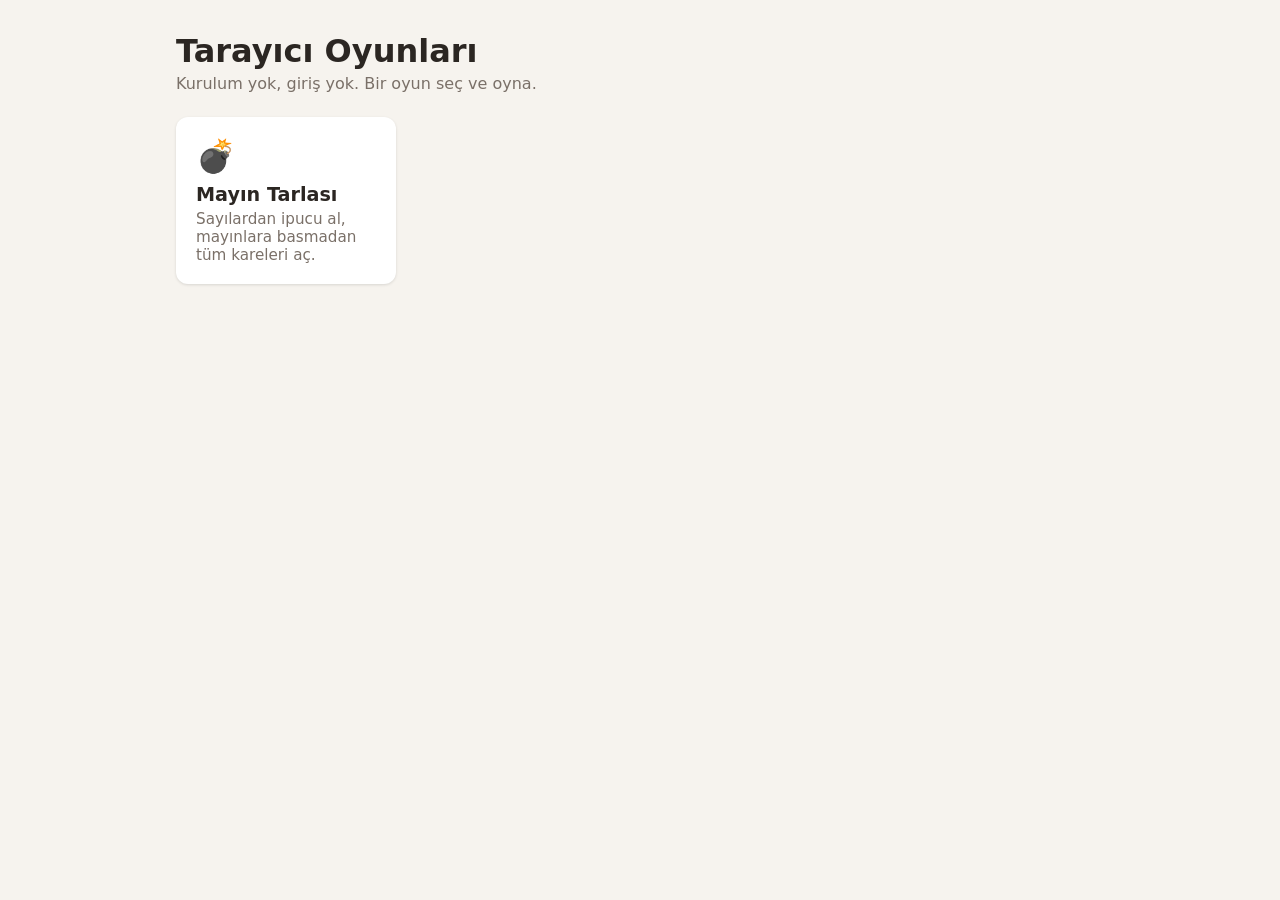
<file: index.html>
<!doctype html>
<html lang="tr">
<head>
  <meta charset="utf-8">
  <meta name="viewport" content="width=device-width, initial-scale=1">
  <title>Tarayıcı Oyunları</title>
  <link rel="icon" href="data:,">
  <style>
    :root { --bg: #f6f3ee; --fg: #2b2622; --card: #fff; --muted: #7a7068; --accent: #e07a3f; }
    @media (prefers-color-scheme: dark) {
      :root { --bg: #1d1a17; --fg: #f1ece6; --card: #2a2622; --muted: #a59c93; --accent: #f0955e; }
    }
    * { box-sizing: border-box; }
    body { margin: 0; font-family: system-ui, -apple-system, "Segoe UI", sans-serif; background: var(--bg); color: var(--fg); }
    main { max-width: 960px; margin: 0 auto; padding: 32px 16px; }
    h1 { margin: 0 0 4px; font-size: 2rem; }
    .lead { margin: 0 0 24px; color: var(--muted); }
    .games { list-style: none; margin: 0; padding: 0; display: grid; gap: 16px; grid-template-columns: repeat(auto-fill, minmax(220px, 1fr)); }
    .card { display: block; height: 100%; padding: 20px; border-radius: 12px; background: var(--card); color: inherit; text-decoration: none; box-shadow: 0 1px 3px rgba(0,0,0,.12); transition: transform .15s, box-shadow .15s; }
    .card:hover, .card:focus-visible { transform: translateY(-2px); box-shadow: 0 6px 16px rgba(0,0,0,.15); }
    .card-icon { font-size: 2rem; }
    .card h2 { margin: 8px 0 4px; font-size: 1.2rem; }
    .card p { margin: 0; color: var(--muted); font-size: .95rem; }
    .empty { color: var(--muted); }
    .games:not(:empty) + .empty { display: none; }
  </style>
</head>
<body>
  <main>
    <h1>Tarayıcı Oyunları</h1>
    <p class="lead">Kurulum yok, giriş yok. Bir oyun seç ve oyna.</p>
    <ul class="games" id="games">
      <li>
        <a class="card" href="games/mayin-tarlasi/index.html">
          <span class="card-icon" aria-hidden="true">💣</span>
          <h2>Mayın Tarlası</h2>
          <p>Sayılardan ipucu al, mayınlara basmadan tüm kareleri aç.</p>
        </a>
      </li>
    </ul>
    <p class="empty">Henüz oyun eklenmedi.</p>
  </main>
</body>
</html>
</file>
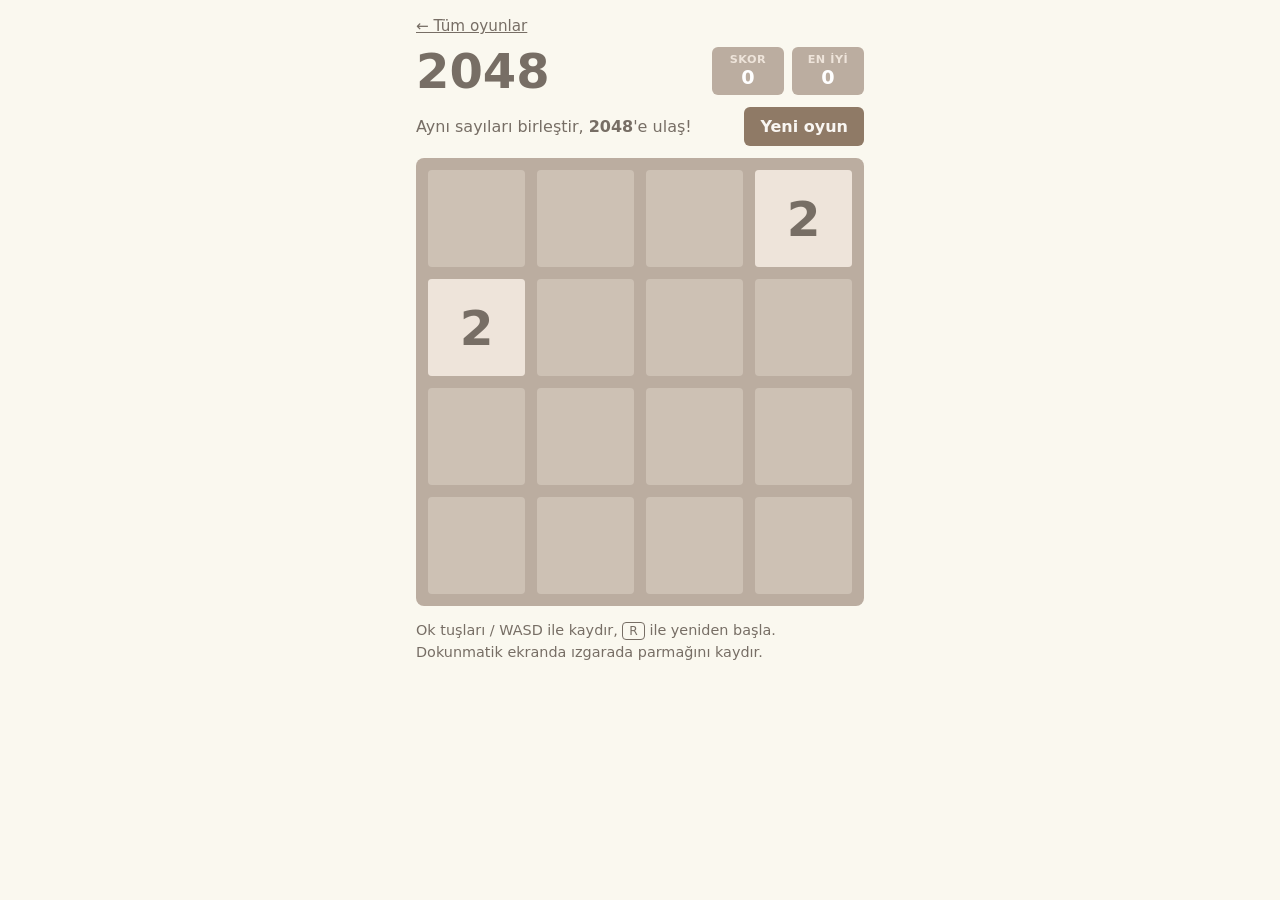
<file: games/2048/index.html>
<!doctype html>
<html lang="tr">
<head>
  <meta charset="utf-8">
  <meta name="viewport" content="width=device-width, initial-scale=1">
  <title>2048</title>
  <link rel="icon" href="data:,">
  <link rel="stylesheet" href="style.css">
</head>
<body>
  <main class="page">
    <a class="back" href="../../index.html">&larr; Tüm oyunlar</a>

    <header class="top">
      <h1>2048</h1>
      <div class="scores">
        <div class="score-box"><span class="label">Skor</span><span id="score">0</span></div>
        <div class="score-box"><span class="label">En iyi</span><span id="best">0</span></div>
      </div>
    </header>

    <div class="bar">
      <p class="hint">Aynı sayıları birleştir, <strong>2048</strong>'e ulaş!</p>
      <button type="button" class="btn" id="new-game">Yeni oyun</button>
    </div>

    <div class="board" id="board" aria-label="Oyun alanı" tabindex="0">
      <div class="cells" aria-hidden="true">
        <div></div><div></div><div></div><div></div>
        <div></div><div></div><div></div><div></div>
        <div></div><div></div><div></div><div></div>
        <div></div><div></div><div></div><div></div>
      </div>
      <div class="tiles" id="tiles"></div>
      <div class="overlay" id="overlay" hidden>
        <p class="overlay-title" id="overlay-title"></p>
        <div class="overlay-actions">
          <button type="button" class="btn" id="keep-going" hidden>Devam et</button>
          <button type="button" class="btn" id="retry">Yeni oyun</button>
        </div>
      </div>
    </div>

    <p class="help">Ok tuşları / WASD ile kaydır, <kbd>R</kbd> ile yeniden başla. Dokunmatik ekranda ızgarada parmağını kaydır.</p>
  </main>

  <script src="logic.js"></script>
  <script src="game.js"></script>
</body>
</html>
</file>
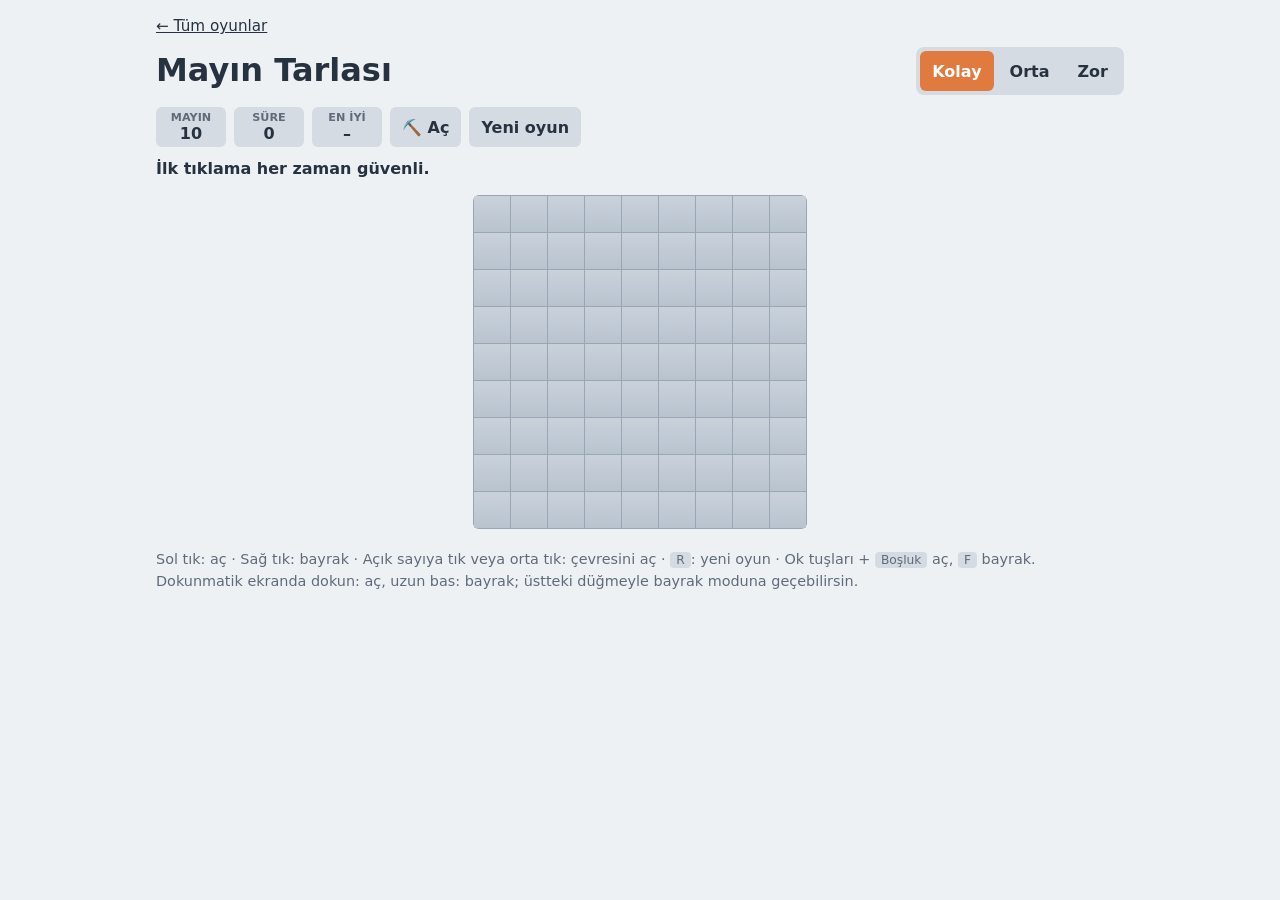
<file: games/mayin-tarlasi/index.html>
<!doctype html>
<html lang="tr">
<head>
  <meta charset="utf-8">
  <meta name="viewport" content="width=device-width, initial-scale=1">
  <title>Mayın Tarlası</title>
  <link rel="icon" href="data:,">
  <link rel="stylesheet" href="style.css">
</head>
<body>
  <main class="page">
    <a class="back" href="../../index.html">&larr; Tüm oyunlar</a>

    <header class="top">
      <h1>Mayın Tarlası</h1>
      <div class="levels" role="group" aria-label="Zorluk">
        <button type="button" class="level" data-level="kolay">Kolay</button>
        <button type="button" class="level" data-level="orta">Orta</button>
        <button type="button" class="level" data-level="zor">Zor</button>
      </div>
    </header>

    <div class="bar">
      <div class="stat" title="Kalan mayın"><span class="label">Mayın</span><span id="mines-left">0</span></div>
      <div class="stat" title="Süre"><span class="label">Süre</span><span id="time">0</span></div>
      <div class="stat" title="Bu zorlukta en iyi süre"><span class="label">En iyi</span><span id="best">–</span></div>
      <button type="button" class="btn mode" id="mode" aria-pressed="false">⛏️ Aç</button>
      <button type="button" class="btn" id="new-game">Yeni oyun</button>
    </div>

    <p class="status" id="status" role="status" aria-live="polite">İlk tıklama her zaman güvenli.</p>

    <div class="board-wrap" id="board-wrap">
      <div class="board" id="board" tabindex="0" aria-label="Mayın tarlası ızgarası"></div>
    </div>

    <p class="help">
      Sol tık: aç · Sağ tık: bayrak · Açık sayıya tık veya orta tık: çevresini aç · <kbd>R</kbd>: yeni oyun ·
      Ok tuşları + <kbd>Boşluk</kbd> aç, <kbd>F</kbd> bayrak.
      Dokunmatik ekranda dokun: aç, uzun bas: bayrak; üstteki düğmeyle bayrak moduna geçebilirsin.
    </p>
  </main>

  <script src="logic.js"></script>
  <script src="game.js"></script>
</body>
</html>
</file>
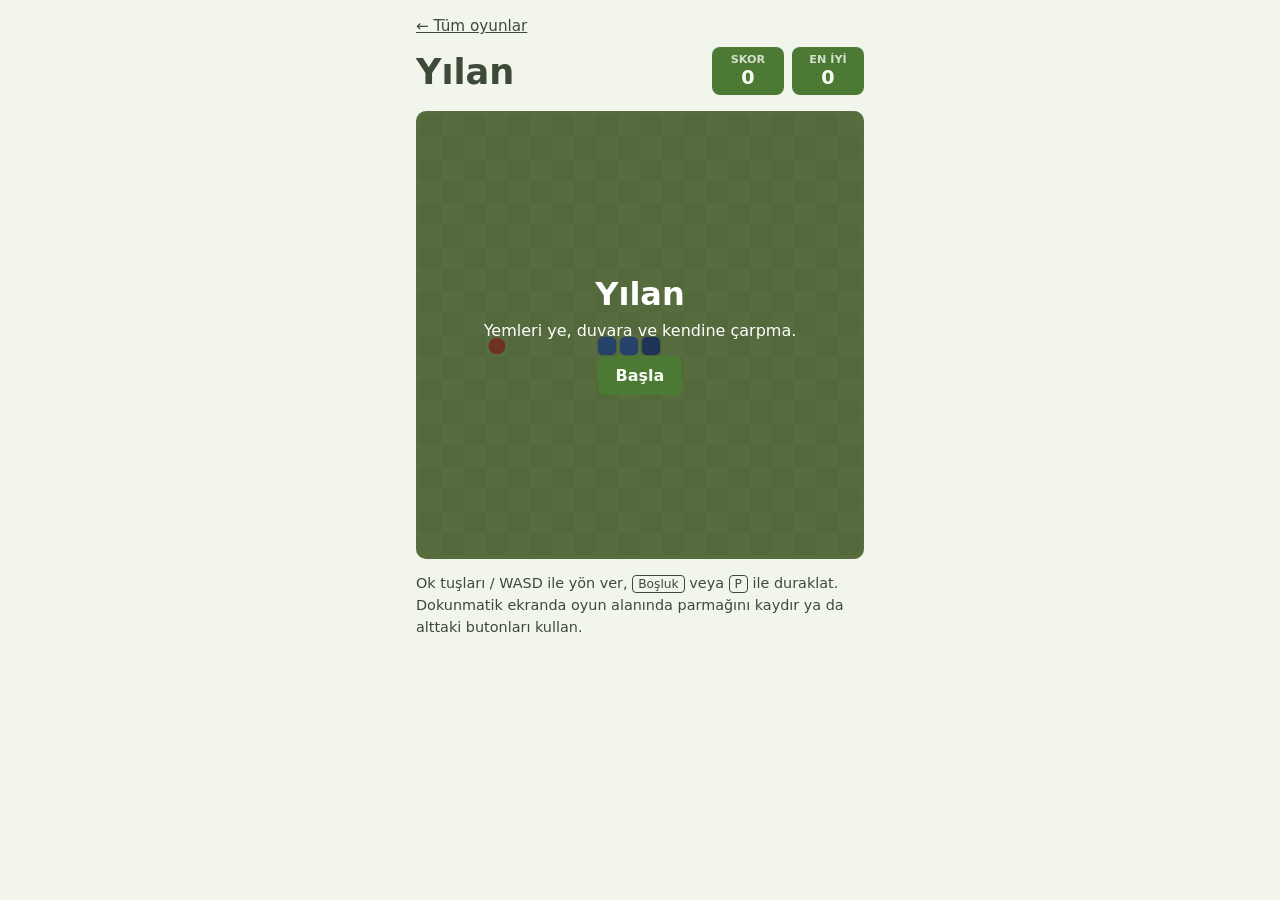
<file: games/snake/index.html>
<!doctype html>
<html lang="tr">
<head>
  <meta charset="utf-8">
  <meta name="viewport" content="width=device-width, initial-scale=1">
  <title>Yılan</title>
  <link rel="icon" href="data:,">
  <link rel="stylesheet" href="style.css">
</head>
<body>
  <main class="page">
    <a class="back" href="../../index.html">&larr; Tüm oyunlar</a>

    <header class="top">
      <h1>Yılan</h1>
      <div class="scores">
        <div class="score-box"><span class="label">Skor</span><span id="score">0</span></div>
        <div class="score-box"><span class="label">En iyi</span><span id="best">0</span></div>
      </div>
    </header>

    <div class="board" id="board">
      <canvas id="canvas" aria-label="Oyun alanı"></canvas>
      <div class="overlay" id="overlay">
        <p class="overlay-title" id="overlay-title">Yılan</p>
        <p class="overlay-text" id="overlay-text">Yemleri ye, duvara ve kendine çarpma.</p>
        <button type="button" class="btn" id="action">Başla</button>
      </div>
    </div>

    <div class="pad" aria-label="Yön butonları">
      <button type="button" class="pad-btn up" data-dir="up" aria-label="Yukarı">▲</button>
      <button type="button" class="pad-btn left" data-dir="left" aria-label="Sol">◀</button>
      <button type="button" class="pad-btn pause" id="pause-btn" aria-label="Duraklat">❚❚</button>
      <button type="button" class="pad-btn right" data-dir="right" aria-label="Sağ">▶</button>
      <button type="button" class="pad-btn down" data-dir="down" aria-label="Aşağı">▼</button>
    </div>

    <p class="help">Ok tuşları / WASD ile yön ver, <kbd>Boşluk</kbd> veya <kbd>P</kbd> ile duraklat. Dokunmatik ekranda oyun alanında parmağını kaydır ya da alttaki butonları kullan.</p>
  </main>

  <script src="logic.js"></script>
  <script src="game.js"></script>
</body>
</html>
</file>
<file: games/2048/style.css>
:root {
  --bg: #faf8ef;
  --fg: #776e65;
  --board: #bbada0;
  --cell: rgba(238, 228, 218, 0.35);
  --btn: #8f7a66;
  --btn-fg: #f9f6f2;
  --gap: 12px;
  --move-ms: 110ms;
}

@media (prefers-color-scheme: dark) {
  :root {
    --bg: #1f1c19;
    --fg: #d8cfc6;
    --board: #4a423b;
    --cell: rgba(238, 228, 218, 0.12);
  }
}

* { box-sizing: border-box; }

body {
  margin: 0;
  background: var(--bg);
  color: var(--fg);
  font-family: system-ui, -apple-system, "Segoe UI", sans-serif;
}

.page {
  max-width: 480px;
  margin: 0 auto;
  padding: 16px;
}

.back { color: inherit; font-size: 0.95rem; }

.top {
  display: flex;
  align-items: center;
  justify-content: space-between;
  gap: 12px;
  margin: 12px 0;
}

h1 { margin: 0; font-size: 3rem; line-height: 1; }

.scores { display: flex; gap: 8px; }

.score-box {
  min-width: 72px;
  padding: 6px 12px;
  border-radius: 6px;
  background: var(--board);
  color: #fff;
  text-align: center;
  font-weight: 700;
  font-size: 1.2rem;
}

.score-box .label {
  display: block;
  font-size: 0.7rem;
  text-transform: uppercase;
  letter-spacing: 0.05em;
  color: #eee4da;
}

.bar {
  display: flex;
  align-items: center;
  justify-content: space-between;
  gap: 12px;
  margin-bottom: 12px;
}

.hint { margin: 0; }

.btn {
  border: 0;
  border-radius: 6px;
  padding: 10px 16px;
  background: var(--btn);
  color: var(--btn-fg);
  font: inherit;
  font-weight: 700;
  cursor: pointer;
  white-space: nowrap;
}

.btn:hover { filter: brightness(1.08); }

.board {
  position: relative;
  width: 100%;
  aspect-ratio: 1;
  padding: var(--gap);
  border-radius: 8px;
  background: var(--board);
  touch-action: none;
  user-select: none;
  -webkit-user-select: none;
  container-type: inline-size;
  outline: none;
}

.board:focus-visible { box-shadow: 0 0 0 3px var(--btn); }

.cells {
  display: grid;
  grid-template-columns: repeat(4, 1fr);
  grid-template-rows: repeat(4, 1fr);
  gap: var(--gap);
  height: 100%;
}

.cells div { border-radius: 4px; background: var(--cell); }

.tiles {
  position: absolute;
  inset: var(--gap);
}

.tile {
  --size: calc((100cqw - 3 * var(--gap)) / 4);
  position: absolute;
  top: 0;
  left: 0;
  width: var(--size);
  height: var(--size);
  transform: translate(
    calc(var(--x) * (var(--size) + var(--gap))),
    calc(var(--y) * (var(--size) + var(--gap)))
  );
  transition: transform var(--move-ms) ease-in-out;
}

.tile-inner {
  display: flex;
  align-items: center;
  justify-content: center;
  width: 100%;
  height: 100%;
  border-radius: 4px;
  font-weight: 800;
  font-size: calc(var(--size) * 0.5);
  background: #eee4da;
  color: #776e65;
}

.tile.digits-3 .tile-inner { font-size: calc(var(--size) * 0.4); }
.tile.digits-4 .tile-inner { font-size: calc(var(--size) * 0.32); }
.tile.digits-5 .tile-inner { font-size: calc(var(--size) * 0.26); }

.tile.new .tile-inner { animation: appear 180ms ease var(--move-ms) backwards; }
.tile.merged { z-index: 2; }
.tile.merged .tile-inner { animation: pop 180ms ease var(--move-ms) backwards; }

@keyframes appear {
  from { opacity: 0; transform: scale(0); }
  to { opacity: 1; transform: scale(1); }
}

@keyframes pop {
  0% { transform: scale(0); }
  50% { transform: scale(1.15); }
  100% { transform: scale(1); }
}

.v2 .tile-inner { background: #eee4da; color: #776e65; }
.v4 .tile-inner { background: #ede0c8; color: #776e65; }
.v8 .tile-inner { background: #f2b179; color: #f9f6f2; }
.v16 .tile-inner { background: #f59563; color: #f9f6f2; }
.v32 .tile-inner { background: #f67c5f; color: #f9f6f2; }
.v64 .tile-inner { background: #f65e3b; color: #f9f6f2; }
.v128 .tile-inner { background: #edcf72; color: #f9f6f2; }
.v256 .tile-inner { background: #edcc61; color: #f9f6f2; }
.v512 .tile-inner { background: #edc850; color: #f9f6f2; }
.v1024 .tile-inner { background: #edc53f; color: #f9f6f2; }
.v2048 .tile-inner { background: #edc22e; color: #f9f6f2; box-shadow: 0 0 20px rgba(243, 215, 116, 0.6); }
.vsuper .tile-inner { background: #3c3a32; color: #f9f6f2; }

.overlay {
  position: absolute;
  inset: 0;
  z-index: 5;
  display: flex;
  flex-direction: column;
  align-items: center;
  justify-content: center;
  gap: 16px;
  border-radius: 8px;
  background: rgba(238, 228, 218, 0.78);
  animation: fade 300ms ease;
}

.overlay[hidden] { display: none; }
.overlay.win { background: rgba(237, 194, 46, 0.6); }

.overlay-title {
  margin: 0;
  font-size: clamp(2rem, 10cqw, 3.5rem);
  font-weight: 800;
  color: #776e65;
}

.overlay.win .overlay-title { color: #f9f6f2; }
.overlay-actions { display: flex; gap: 8px; }

@keyframes fade {
  from { opacity: 0; }
  to { opacity: 1; }
}

.help { font-size: 0.9rem; line-height: 1.5; }

kbd {
  padding: 1px 6px;
  border-radius: 4px;
  border: 1px solid currentColor;
  font: inherit;
  font-size: 0.85em;
}

@media (max-width: 400px) {
  :root { --gap: 8px; }
  h1 { font-size: 2.3rem; }
  .score-box { min-width: 60px; padding: 4px 8px; font-size: 1rem; }
  .hint { font-size: 0.9rem; }
}

@media (prefers-reduced-motion: reduce) {
  :root { --move-ms: 0ms; }
  .tile .tile-inner, .overlay { animation: none !important; }
}
</file>
<file: games/mayin-tarlasi/style.css>
:root {
  --bg: #eef1f4;
  --fg: #273240;
  --muted: #5f6b7a;
  --panel: #d5dbe2;
  --closed: #b9c3ce;
  --closed-hi: #c9d2db;
  --open: #f7f9fb;
  --line: #9aa6b3;
  --accent: #e07a3f;
  --bad: #d64545;
  --cell: 30px;
  --n1: #1e5bd8; --n2: #2e7d32; --n3: #d32f2f; --n4: #283593;
  --n5: #8d2b0b; --n6: #00838f; --n7: #222; --n8: #6b6b6b;
}

@media (prefers-color-scheme: dark) {
  :root {
    --bg: #171b20;
    --fg: #e3e8ee;
    --muted: #9aa5b1;
    --panel: #262c34;
    --closed: #3c4552;
    --closed-hi: #4a5564;
    --open: #20252c;
    --line: #2f3742;
    --n1: #6ea0ff; --n2: #6fcf73; --n3: #ff6b6b; --n4: #a7b3ff;
    --n5: #ffab70; --n6: #4dd8e0; --n7: #e3e8ee; --n8: #b0b0b0;
  }
}

* { box-sizing: border-box; }

body {
  margin: 0;
  background: var(--bg);
  color: var(--fg);
  font-family: system-ui, -apple-system, "Segoe UI", sans-serif;
}

.page {
  max-width: 1000px;
  margin: 0 auto;
  padding: 16px;
}

.back { color: inherit; font-size: 0.95rem; }

.top {
  display: flex;
  flex-wrap: wrap;
  align-items: center;
  justify-content: space-between;
  gap: 12px;
  margin: 12px 0;
}

h1 { margin: 0; font-size: 2rem; line-height: 1.1; }

.levels { display: flex; gap: 4px; padding: 4px; border-radius: 8px; background: var(--panel); }

.level, .btn {
  font: inherit;
  font-weight: 600;
  border: 0;
  border-radius: 6px;
  padding: 8px 12px;
  color: var(--fg);
  cursor: pointer;
  min-height: 40px;
  -webkit-tap-highlight-color: transparent;
}

.level { background: transparent; }
.level[aria-pressed="true"] { background: var(--accent); color: #fff; }

.btn { background: var(--panel); }
@media (hover: hover) {
  .btn:hover, .level:hover { filter: brightness(1.05); }
}
.mode[aria-pressed="true"] { background: var(--accent); color: #fff; }

.bar {
  display: flex;
  flex-wrap: wrap;
  align-items: center;
  gap: 8px;
}

.stat {
  min-width: 70px;
  padding: 4px 10px;
  border-radius: 6px;
  background: var(--panel);
  text-align: center;
  font-weight: 700;
  font-variant-numeric: tabular-nums;
}

.stat .label { display: block; font-size: 0.7rem; font-weight: 600; text-transform: uppercase; color: var(--muted); }

.status { min-height: 1.5em; margin: 12px 0; font-weight: 600; }
.status.won { color: #2e9d4f; }
.status.lost { color: var(--bad); }

.board-wrap {
  overflow-x: auto;
  -webkit-overflow-scrolling: touch;
  padding-bottom: 4px;
}

.board {
  display: grid;
  width: max-content;
  margin: 0 auto;
  gap: 1px;
  padding: 1px;
  background: var(--line);
  border-radius: 6px;
  outline: none;
  user-select: none;
  -webkit-user-select: none;
  -webkit-touch-callout: none;
  -webkit-tap-highlight-color: transparent;
  /* Kaydırma ve iki parmakla zoom serbest; çift dokunma gecikmesi yok. */
  touch-action: manipulation;
}

.board:focus-visible { box-shadow: 0 0 0 3px var(--accent); }

.cell {
  width: var(--cell);
  height: var(--cell);
  display: flex;
  align-items: center;
  justify-content: center;
  font-weight: 800;
  font-size: calc(var(--cell) * 0.55);
  line-height: 1;
  background: linear-gradient(var(--closed-hi), var(--closed));
  cursor: pointer;
}

.cell.open { background: var(--open); cursor: default; }
.cell.open.n { cursor: pointer; }
.cell.mine { background: var(--open); }
.cell.exploded { background: var(--bad); }
.cell.wrong { background: var(--closed); color: var(--bad); }
.cell.cursor { box-shadow: inset 0 0 0 3px var(--accent); }

.n1 { color: var(--n1); } .n2 { color: var(--n2); } .n3 { color: var(--n3); } .n4 { color: var(--n4); }
.n5 { color: var(--n5); } .n6 { color: var(--n6); } .n7 { color: var(--n7); } .n8 { color: var(--n8); }

.help { margin-top: 16px; color: var(--muted); font-size: 0.9rem; line-height: 1.5; }

kbd {
  padding: 1px 6px;
  border-radius: 4px;
  background: var(--panel);
  font-family: inherit;
  font-size: 0.85em;
}

@media (max-width: 480px) {
  h1 { font-size: 1.6rem; }
  .stat { min-width: 60px; }
}
</file>
<file: games/snake/style.css>
:root {
  --bg: #f1f5ec;
  --fg: #3d4a37;
  --board: #a9cf7a;
  --grid: #a1c773;
  --snake: #3f6fd8;
  --head: #2a52b0;
  --food: #e0473f;
  --btn: #4c7a34;
  --btn-fg: #f6faf2;
  --box: #4c7a34;
}

@media (prefers-color-scheme: dark) {
  :root {
    --bg: #171c15;
    --fg: #d3dccb;
    --board: #2c3d24;
    --grid: #293920;
    --snake: #6f97ee;
    --head: #9db8f5;
    --food: #f06a5f;
    --btn: #5d8f43;
    --box: #34502a;
  }
}

* { box-sizing: border-box; }

body {
  margin: 0;
  background: var(--bg);
  color: var(--fg);
  font-family: system-ui, -apple-system, "Segoe UI", sans-serif;
}

.page {
  max-width: 480px;
  margin: 0 auto;
  padding: 16px;
}

.back { color: inherit; font-size: 0.95rem; }

.top {
  display: flex;
  align-items: center;
  justify-content: space-between;
  gap: 12px;
  margin: 12px 0 16px;
}

h1 { margin: 0; font-size: 2.2rem; }

.scores { display: flex; gap: 8px; }

.score-box {
  min-width: 72px;
  padding: 6px 12px;
  border-radius: 8px;
  background: var(--box);
  color: var(--btn-fg);
  text-align: center;
  font-weight: 700;
  font-size: 1.2rem;
}

.score-box .label {
  display: block;
  font-size: 0.7rem;
  font-weight: 600;
  text-transform: uppercase;
  opacity: 0.8;
}

.board {
  position: relative;
  width: 100%;
  aspect-ratio: 1 / 1;
  border-radius: 10px;
  overflow: hidden;
  background: var(--board);
  touch-action: none;
  user-select: none;
  -webkit-user-select: none;
  outline: none;
  display: flex;
  align-items: center;
  justify-content: center;
}

.board:focus-visible { box-shadow: 0 0 0 3px var(--snake); }

canvas { display: block; }

.overlay {
  position: absolute;
  inset: 0;
  display: flex;
  flex-direction: column;
  align-items: center;
  justify-content: center;
  gap: 8px;
  padding: 16px;
  text-align: center;
  background: rgba(20, 30, 15, 0.55);
  color: #fff;
}

.overlay[hidden] { display: none; }

.overlay-title { margin: 0; font-size: 2rem; font-weight: 800; }
.overlay-text { margin: 0 0 8px; }

.btn {
  border: 0;
  border-radius: 8px;
  padding: 10px 18px;
  background: var(--btn);
  color: var(--btn-fg);
  font: inherit;
  font-weight: 700;
  cursor: pointer;
}

.pad {
  display: none;
  grid-template-columns: repeat(3, 64px);
  grid-template-rows: repeat(3, 56px);
  gap: 8px;
  justify-content: center;
  margin: 16px 0 0;
  touch-action: none;
  user-select: none;
  -webkit-user-select: none;
}

.pad-btn {
  border: 0;
  border-radius: 12px;
  background: var(--box);
  color: var(--btn-fg);
  font-size: 1.3rem;
  cursor: pointer;
  -webkit-tap-highlight-color: transparent;
}

.pad-btn:active { filter: brightness(1.2); }
.pad .up { grid-area: 1 / 2; }
.pad .left { grid-area: 2 / 1; }
.pad .pause { grid-area: 2 / 2; font-size: 1rem; }
.pad .right { grid-area: 2 / 3; }
.pad .down { grid-area: 3 / 2; }

@media (hover: none), (max-width: 600px) {
  .pad { display: grid; }
}

.help { font-size: 0.9rem; line-height: 1.5; }

kbd {
  padding: 1px 5px;
  border-radius: 4px;
  border: 1px solid currentColor;
  font: inherit;
  font-size: 0.85em;
}
</file>
